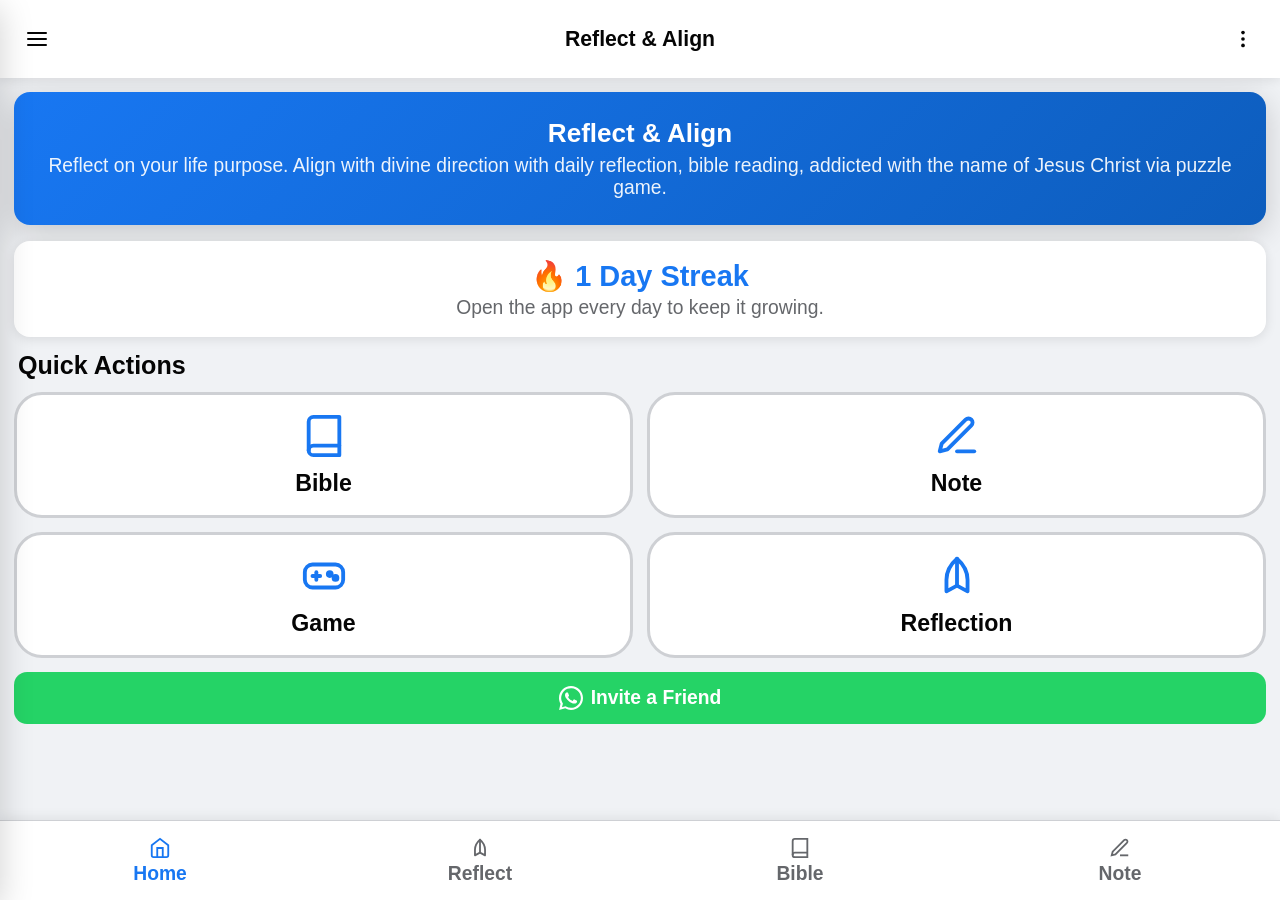
<file: index.html>
<!DOCTYPE html>
<html lang="en" id="dvHtml">
<head>
<meta charset="UTF-8">
<meta name="viewport" content="width=device-width, initial-scale=1.0, maximum-scale=1.0, user-scalable=no">
<meta name="theme-color" content="#1877F2" id="dvMetaTheme">
<meta name="description" content="A personal growth companion that brings together spiritual reflection, self-discovery, intentional living, and purposeful development.">
<meta name="apple-mobile-web-app-capable" content="yes">
<meta name="apple-mobile-web-app-status-bar-style" content="black-translucent">
<meta property="og:type" content="website">
<meta property="og:title" content="Reflect &amp; Align">
<meta property="og:description" content="Reflect on your life purpose. Align with divine direction with daily reflection, bible reading, addicted with the name of Jesus Christ via puzzle game.">
<meta name="twitter:card" content="summary">
<link rel="canonical" id="dvCanonical" href="">
<link rel="manifest" id="dvManifestLink" href="manifest.json">
<title>Reflect &amp; Align</title>
<link rel="stylesheet" href="styles.css">
</head>
<body id="dvBody">

<!-- ===== HEADER ===== -->
<header class="dv-header" id="dvHeader">
  <button class="dv-icon-btn" id="dvHamburgerBtn" aria-label="Menu">
    <svg width="24" height="24" viewBox="0 0 24 24" fill="none" stroke="currentColor" stroke-width="2" stroke-linecap="round"><line x1="3" y1="6" x2="21" y2="6"/><line x1="3" y1="12" x2="21" y2="12"/><line x1="3" y1="18" x2="21" y2="18"/></svg>
  </button>
  <div class="dv-app-title">Reflect &amp; Align</div>
  <button class="dv-icon-btn" id="dvDotsBtn" aria-label="More options">
    <svg width="22" height="22" viewBox="0 0 24 24" fill="currentColor"><circle cx="12" cy="5" r="2"/><circle cx="12" cy="12" r="2"/><circle cx="12" cy="19" r="2"/></svg>
  </button>
</header>

<!-- ===== OVERLAY ===== -->
<div class="dv-overlay" id="dvOverlay"></div>

<!-- ===== LEFT SIDEBAR ===== -->
<aside class="dv-sidebar-left" id="dvLeftSidebar">
  <div class="dv-sidebar-head">
    <button class="dv-icon-btn" id="dvCloseLeft" aria-label="Back">
      <svg width="24" height="24" viewBox="0 0 24 24" fill="none" stroke="currentColor" stroke-width="2" stroke-linecap="round" stroke-linejoin="round"><line x1="19" y1="12" x2="5" y2="12"/><polyline points="12 19 5 12 12 5"/></svg>
    </button>
    <span>Menu</span>
  </div>
  <nav class="dv-sidebar-nav" id="dvLeftNav"></nav>
</aside>

<!-- ===== RIGHT SIDEBAR ===== -->
<div class="dv-sidebar-right" id="dvRightSidebar"></div>

<!-- ===== MAIN ===== -->
<main class="dv-container">

  <!-- PAGE: HOME -->
  <section class="dv-page dv-page-active" id="dvPageHome">

    <div class="dv-hero">
      <div class="dv-hero-title">Reflect &amp; Align</div>
      <div class="dv-hero-sub">Reflect on your life purpose. Align with divine direction with daily reflection, bible reading, addicted with the name of Jesus Christ via puzzle game.</div>
    </div>

    <!-- Daily streak -->
    <div class="dv-card dv-streak" id="dvStreak"></div>

    <!-- Quick Actions -->
    <div class="dv-qa-title" id="dvQuickTitle">Quick Actions</div>
    <div class="dv-quick" id="dvQuickActions"></div>

    <!-- Invite -->
    <button class="dv-btn dv-btn-full" id="dvInvite" style="background:#25D366;color:#fff;margin-top:14px;">
      <svg width="24" height="24" viewBox="0 0 24 24" fill="currentColor"><path d="M17.472 14.382c-.297-.149-1.758-.867-2.03-.967-.273-.099-.471-.148-.67.15-.197.297-.767.966-.94 1.164-.173.199-.347.223-.644.075-.297-.15-1.255-.463-2.39-1.475-.883-.788-1.48-1.761-1.653-2.059-.173-.297-.018-.458.13-.606.134-.133.298-.347.446-.52.149-.174.198-.298.298-.497.099-.198.05-.371-.025-.52-.075-.149-.669-1.612-.916-2.207-.242-.579-.487-.5-.669-.51-.173-.008-.371-.01-.57-.01-.198 0-.52.074-.792.372-.272.297-1.04 1.016-1.04 2.479 0 1.462 1.065 2.875 1.213 3.074.149.198 2.096 3.2 5.077 4.487.709.306 1.262.489 1.694.625.712.227 1.36.195 1.871.118.571-.085 1.758-.719 2.006-1.413.248-.694.248-1.289.173-1.413-.074-.124-.272-.198-.57-.347z"/><path d="M12 0C5.373 0 0 5.373 0 12c0 2.126.553 4.122 1.523 5.854L.057 23.882l6.196-1.624A11.945 11.945 0 0 0 12 24c6.627 0 12-5.373 12-12S18.627 0 12 0zm0 21.818a9.8 9.8 0 0 1-5.003-1.374l-.36-.214-3.676.964.981-3.585-.234-.369A9.818 9.818 0 1 1 12 21.818z"/></svg>
      Invite a Friend
    </button>

  </section>

</main>

<!-- ===== BOTTOM NAV ===== -->
<nav class="dv-bottom-nav" id="dvBottomNav">
  <button class="dv-nav-item dv-nav-active" data-dv-page="home" aria-label="Home">
    <svg width="22" height="22" viewBox="0 0 24 24" fill="none" stroke="currentColor" stroke-width="2"><path d="M3 9l9-7 9 7v11a2 2 0 0 1-2 2H5a2 2 0 0 1-2-2z"/><polyline points="9 22 9 12 15 12 15 22"/></svg>
    Home
  </button>
</nav>

<!-- ===== FULLSCREEN MODAL ===== -->
<div class="dv-modal" id="dvInfoModal">
  <div class="dv-modal-head">
    <button class="dv-icon-btn" id="dvCloseModal" aria-label="Back">
      <svg width="24" height="24" viewBox="0 0 24 24" fill="none" stroke="currentColor" stroke-width="2" stroke-linecap="round" stroke-linejoin="round"><line x1="19" y1="12" x2="5" y2="12"/><polyline points="12 19 5 12 12 5"/></svg>
    </button>
    <div class="dv-modal-title" id="dvModalTitle"></div>
  </div>
  <div class="dv-modal-body" id="dvModalBody"></div>
</div>

<!-- ===== TOAST ===== -->
<div class="dv-toast" id="dvToast"></div>

<!-- ===== CORE ===== -->
<script src="app.js"></script>

<!-- ===== MODULES (optional: delete a file or its line and the app keeps working; add a line to onboard a new module) ===== -->
<script src="information.js"></script>
<script src="reflection.js"></script>
<script src="bible.js"></script>
<script src="game.js"></script>
<script src="notepad.js"></script>
<script src="notification.js"></script>
<script src="logics.js"></script>
</body>
</html>
</file>
<file: styles.css>
/* ===== DV NAMING CONVENTION =====
   All classes: dv-*, all IDs: dv* (camelCase)
   ================================ */

* { margin:0; padding:0; box-sizing:border-box; -webkit-tap-highlight-color:transparent; }

:root {
  /* Default: Facebook Blue */
  --dv-primary: #1877F2;
  --dv-primary-dark: #0D5DBD;
  --dv-primary-hover: #166FE5;
  --dv-bg: #F0F2F5;
  --dv-surface: #FFFFFF;
  --dv-text: #050505;
  --dv-text-sub: #65676B;
  --dv-border: #CED0D4;
  --dv-shadow: 0 2px 12px rgba(0,0,0,0.10);
  --dv-shadow-lg: 0 8px 32px rgba(0,0,0,0.18);
  --dv-radius: 16px;
  --dv-toast-bg: rgba(30,30,30,0.92);
}

/* DARK MODE */
[data-dv-dark="1"] {
  --dv-bg: #18191A;
  --dv-surface: #242526;
  --dv-text: #E4E6EB;
  --dv-text-sub: #B0B3B8;
  --dv-border: #3E4042;
  --dv-shadow: 0 2px 12px rgba(0,0,0,0.4);
  --dv-shadow-lg: 0 8px 32px rgba(0,0,0,0.6);
  --dv-toast-bg: rgba(60,60,60,0.97);
}

/* 10 COLOR THEMES */
[data-dv-theme="blue"]   { --dv-primary:#1877F2; --dv-primary-dark:#0D5DBD; --dv-primary-hover:#166FE5; }
[data-dv-theme="purple"] { --dv-primary:#7C3AED; --dv-primary-dark:#5B21B6; --dv-primary-hover:#6D28D9; }
[data-dv-theme="green"]  { --dv-primary:#16A34A; --dv-primary-dark:#15803D; --dv-primary-hover:#15803D; }
[data-dv-theme="red"]    { --dv-primary:#DC2626; --dv-primary-dark:#B91C1C; --dv-primary-hover:#C91A1A; }
[data-dv-theme="orange"] { --dv-primary:#EA580C; --dv-primary-dark:#C2410C; --dv-primary-hover:#D4500A; }
[data-dv-theme="teal"]   { --dv-primary:#0D9488; --dv-primary-dark:#0F766E; --dv-primary-hover:#0E8075; }
[data-dv-theme="pink"]   { --dv-primary:#DB2777; --dv-primary-dark:#BE185D; --dv-primary-hover:#C4205F; }
[data-dv-theme="indigo"] { --dv-primary:#4F46E5; --dv-primary-dark:#4338CA; --dv-primary-hover:#4540D0; }
[data-dv-theme="amber"]  { --dv-primary:#D97706; --dv-primary-dark:#B45309; --dv-primary-hover:#C46D06; }
[data-dv-theme="slate"]  { --dv-primary:#475569; --dv-primary-dark:#334155; --dv-primary-hover:#3F4D5E; }

html, body { height:100dvh; overflow:hidden; font-size:19.3px; }
body {
  font-family: Roboto, sans-serif;
  background: var(--dv-bg);
  color: var(--dv-text);
  height: 100dvh;
  overflow: hidden;
  transition: background 0.25s, color 0.25s;
}

/* ===== HEADER ===== */
.dv-header {
  background: var(--dv-surface);
  padding: 14px 12px;
  box-shadow: var(--dv-shadow);
  position: fixed; top: 0; left: 0; right: 0; height: 78px; z-index: 200;
  display: flex; align-items: center; justify-content: space-between; gap: 8px;
}
.dv-icon-btn {
  background: transparent; border: none;
  width: 50px; height: 50px; border-radius: 50%;
  display: flex; align-items: center; justify-content: center;
  color: var(--dv-text); cursor: pointer; flex-shrink: 0;
  transition: background 0.15s;
}
.dv-icon-btn:active { background: var(--dv-bg); }
.dv-app-title {
  font-size: 1.1rem; font-weight: 700;
  color: var(--dv-text); flex: 1; text-align: center;
  line-height: 1.2;
}

/* ===== OVERLAY ===== */
.dv-overlay {
  position: fixed; inset: 0;
  background: rgba(0,0,0,0.52);
  z-index: 300; opacity: 0; pointer-events: none;
  transition: opacity 0.25s;
}
.dv-overlay.dv-active { opacity: 1; pointer-events: auto; }

/* ===== LEFT SIDEBAR ===== */
.dv-sidebar-left {
  position: fixed; top: 0; left: 0; height: 100dvh; width: 100dvw;
  background: var(--dv-surface); z-index: 400;
  box-shadow: var(--dv-shadow-lg);
  transform: translateX(-100%); transition: transform 0.28s cubic-bezier(.4,0,.2,1);
  display: flex; flex-direction: column;
  overflow: hidden;
}
.dv-sidebar-left.dv-open { transform: translateX(0); }
.dv-sidebar-head {
  padding: 10px 12px; display: flex; align-items: center; justify-content: flex-start; gap: 12px;
  border-bottom: 1px solid var(--dv-border);
  font-weight: 700; font-size: 1.1rem;
  background: var(--dv-primary); color: #fff;
  flex-shrink: 0;
}
.dv-sidebar-head .dv-icon-btn { color: #fff; }
.dv-sidebar-nav { flex: 1; overflow-y: auto; padding: 6px 0; }
.dv-sidebar-item {
  width: 100%; background: transparent; border: none;
  display: flex; align-items: center; gap: 15px;
  padding: 16px 19px; color: var(--dv-text);
  cursor: pointer; text-align: left; font-size: 1.05rem;
  font-family: inherit; border-bottom: 1px solid var(--dv-border);
  transition: background 0.12s;
}
.dv-sidebar-item:active { background: var(--dv-bg); }
.dv-sidebar-item svg { flex-shrink: 0; color: var(--dv-primary); }
.dv-sidebar-item-label { font-weight: 500; }

/* ===== RIGHT SIDEBAR (Chrome-style dropdown) ===== */
.dv-sidebar-right {
  position: fixed; top: 64px; right: 8px;
  width: calc(100vw - 16px); max-width: 320px;
  background: var(--dv-surface);
  z-index: 401; border-radius: 12px;
  box-shadow: var(--dv-shadow-lg);
  transform: translateY(-12px) scale(0.95);
  opacity: 0; pointer-events: none;
  transform-origin: top right;
  transition: transform 0.2s, opacity 0.2s;
  overflow: hidden;
}
.dv-sidebar-right.dv-open { transform: translateY(0) scale(1); opacity: 1; pointer-events: auto; }
.dv-right-item {
  width: 100%; background: transparent; border: none;
  display: flex; align-items: center; gap: 12px;
  padding: 14px 16px; color: var(--dv-text);
  cursor: pointer; text-align: left; font-size: 1rem;
  font-family: inherit; border-bottom: 1px solid var(--dv-border);
  transition: background 0.12s;
}
.dv-right-item:last-child { border-bottom: none; }
.dv-right-item:active { background: var(--dv-bg); }
.dv-right-item svg { flex-shrink: 0; color: var(--dv-primary); }

/* Color picker row */
.dv-color-row {
  display: flex; flex-wrap: wrap; gap: 8px;
  padding: 12px 16px; border-bottom: 1px solid var(--dv-border);
}
.dv-color-dot {
  width: 32px; height: 32px; border-radius: 50%;
  border: 3px solid transparent; cursor: pointer;
  transition: transform 0.15s, border-color 0.15s;
}
.dv-color-dot.dv-active-dot { border-color: var(--dv-text); transform: scale(1.18); }
.dv-color-dot:active { transform: scale(0.92); }

/* Dark mode toggle */
.dv-toggle-row {
  display: flex; align-items: center; justify-content: space-between;
  padding: 12px 16px; border-bottom: 1px solid var(--dv-border);
}
.dv-toggle-label { font-size: 1rem; color: var(--dv-text); font-weight: 500; }
.dv-toggle-switch {
  width: 52px; height: 28px; border-radius: 14px;
  background: var(--dv-border); border: none; cursor: pointer;
  position: relative; transition: background 0.2s; flex-shrink: 0;
}
.dv-toggle-switch.dv-on { background: var(--dv-primary); }
.dv-toggle-thumb {
  position: absolute; top: 3px; left: 3px;
  width: 22px; height: 22px; border-radius: 50%;
  background: #fff; transition: transform 0.2s;
  box-shadow: 0 1px 4px rgba(0,0,0,0.25);
}
.dv-toggle-switch.dv-on .dv-toggle-thumb { transform: translateX(24px); }

/* ===== FULLSCREEN MODAL ===== */
.dv-modal {
  position: fixed; inset: 0; z-index: 9999;
  background: var(--dv-surface);
  opacity: 0; pointer-events: none;
  transition: opacity 0.25s;
  display: flex; flex-direction: column;
  overflow: hidden;
}
.dv-modal.dv-active { opacity: 1; pointer-events: auto; }
.dv-modal-head {
  position: sticky; top: 0;
  background: var(--dv-primary); color: #fff;
  padding: 10px 12px; gap: 12px;
  display: flex; align-items: center; justify-content: flex-start;
  border-bottom: 1px solid var(--dv-border);
  box-shadow: var(--dv-shadow); z-index: 1; flex-shrink: 0;
}
.dv-modal-head .dv-icon-btn { color: #fff; }
.dv-modal-title { font-size: 1.15rem; font-weight: 700; }
.dv-modal-body {
  flex: 1; overflow-y: auto;
  padding: 20px 18px;
  line-height: 1.65;
  width: 100%;
}
.dv-modal-body p { margin-bottom: 14px; color: var(--dv-text-sub); font-size: 1rem; }
.dv-modal-body h3 { margin: 18px 0 8px; font-size: 1.05rem; color: var(--dv-text); }
.dv-modal-body strong { color: var(--dv-text); }
.dv-contact-row {
  display: flex; justify-content: center; gap: 18px;
  margin: 20px 0; flex-wrap: wrap;
}
.dv-contact-btn {
  width: 54px; height: 54px; border-radius: 50%;
  border: none; cursor: pointer;
  display: flex; align-items: center; justify-content: center;
  color: #fff; flex-shrink: 0;
}
.dv-contact-btn:active { transform: scale(0.92); }
.dv-contact-btn.dv-email  { background: #EA4335; }
.dv-contact-btn.dv-phone  { background: #34A853; }
.dv-contact-btn.dv-wa     { background: #25D366; }
.dv-contact-btn.dv-fb     { background: #1877F2; }

/* ===== MAIN CONTAINER ===== */
.dv-container {
  position: fixed; top: 78px; bottom: 80px; left: 0; right: 0;
  padding: 14px;
  overflow-y: auto; overflow-x: hidden;
  overscroll-behavior: contain; -webkit-overflow-scrolling: touch;
}

/* ===== HERO BANNER ===== */
.dv-hero {
  background: linear-gradient(135deg, var(--dv-primary), var(--dv-primary-dark));
  color: #fff; border-radius: var(--dv-radius);
  padding: 26px 20px; text-align: center;
  margin-bottom: 16px; box-shadow: var(--dv-shadow-lg);
}
.dv-hero-title { font-size: 1.35rem; font-weight: 700; margin-bottom: 6px; }
.dv-hero-sub { font-size: 1rem; opacity: 0.92; }

/* ===== SITUATION TABS ===== */
.dv-card {
  background: var(--dv-surface); border-radius: var(--dv-radius);
  padding: 18px; margin-bottom: 14px;
  box-shadow: var(--dv-shadow);
}
.dv-card-title { font-size: 1.05rem; font-weight: 700; margin-bottom: 14px; color: var(--dv-primary); }

.dv-situations {
  display: flex; flex-wrap: wrap; gap: 9px;
}
.dv-sit-btn {
  background: var(--dv-bg); border: 2px solid var(--dv-border);
  border-radius: 26px; padding: 11px 17px;
  font-size: 1rem; font-weight: 600;
  color: var(--dv-text); cursor: pointer;
  font-family: inherit; transition: background 0.15s, border-color 0.15s, color 0.15s;
  min-height: 48px;
}
.dv-sit-btn:active { transform: scale(0.96); }
.dv-sit-btn.dv-sit-active {
  background: var(--dv-primary); color: #fff; border-color: var(--dv-primary);
}

/* ===== TRANSLATION SELECTOR ===== */
.dv-trans-row {
  display: flex; flex-wrap: wrap; gap: 8px; overflow-x: hidden;
  padding-bottom: 4px; margin-bottom: 14px;
  scrollbar-width: none;
}
.dv-trans-row::-webkit-scrollbar { display: none; }
.dv-trans-btn {
  flex-shrink: 0; background: var(--dv-bg);
  border: 2px solid var(--dv-border); border-radius: 22px;
  padding: 8px 15px; font-size: 1rem; font-weight: 700;
  color: var(--dv-text-sub); cursor: pointer; font-family: inherit;
  min-height: 44px; transition: background 0.15s, border-color 0.15s, color 0.15s;
}
.dv-trans-btn.dv-trans-active { background: var(--dv-primary); color: #fff; border-color: var(--dv-primary); }

/* ===== VERSE DISPLAY ===== */
.dv-verse-card {
  background: var(--dv-surface); border-radius: var(--dv-radius);
  padding: 22px 18px; margin-bottom: 14px;
  box-shadow: var(--dv-shadow);
  border-left: 5px solid var(--dv-primary);
}
.dv-verse-label {
  font-size: 1rem; font-weight: 700; text-transform: uppercase;
  letter-spacing: 0.06em; color: var(--dv-primary);
  margin-bottom: 12px;
}
.dv-verse-text {
  font-size: 1.15rem; line-height: 1.7;
  color: var(--dv-text); margin-bottom: 14px;
  font-style: italic;
}
.dv-verse-ref {
  font-size: 1rem; font-weight: 700; color: var(--dv-primary);
  margin-bottom: 8px;
}
.dv-verse-trans {
  font-size: 1rem; color: var(--dv-text-sub);
  margin-bottom: 12px;
}
.dv-verse-note {
  font-size: 1rem; color: var(--dv-text-sub);
  padding-top: 12px; border-top: 1px solid var(--dv-border);
  line-height: 1.55;
}

/* ===== ACTION BUTTONS ===== */
.dv-btn-row { display: flex; gap: 10px; margin-top: 14px; }
.dv-btn {
  flex: 1; padding: 14px 11px; border: none;
  border-radius: 13px; font-weight: 700; cursor: pointer;
  font-family: inherit; font-size: 1rem;
  display: flex; align-items: center; justify-content: center; gap: 8px;
  min-height: 52px; transition: transform 0.12s, background 0.12s;
}
.dv-btn:active { transform: scale(0.97); }
.dv-btn-primary { background: var(--dv-primary); color: #fff; }
.dv-btn-primary:active { background: var(--dv-primary-hover); }
.dv-btn-secondary {
  background: var(--dv-bg); color: var(--dv-text);
  border: 2px solid var(--dv-border);
}
.dv-btn-full { width: 100%; flex: none; }

/* ===== SHARE MODAL ===== */
.dv-share-wrap { flex: 1; }
.dv-share-modal {
  position: fixed; inset: 0; z-index: 9998;
  background: var(--dv-surface);
  opacity: 0; pointer-events: none;
  transition: opacity 0.25s;
  display: flex; flex-direction: column;
  overflow: hidden;
}
.dv-share-modal.dv-active { opacity: 1; pointer-events: auto; }
.dv-share-modal-head {
  background: var(--dv-primary); color: #fff;
  padding: 10px 12px; gap: 12px;
  display: flex; align-items: center; justify-content: flex-start;
  flex-shrink: 0;
}
.dv-share-modal-head .dv-icon-btn { color: #fff; }
.dv-share-modal-title { font-size: 1.15rem; font-weight: 700; }
.dv-share-modal-body { flex: 1; overflow-y: auto; padding: 20px 16px; }
.dv-share-verse-preview {
  background: var(--dv-bg); border-radius: 12px;
  padding: 16px; margin-bottom: 24px;
  border-left: 4px solid var(--dv-primary);
}
.dv-share-verse-preview p { font-size: 1rem; font-style: italic; color: var(--dv-text); line-height: 1.6; margin-bottom: 8px; }
.dv-share-verse-preview span { font-size: 1rem; font-weight: 700; color: var(--dv-primary); }
.dv-share-option {
  width: 100%; background: var(--dv-bg); border: 2px solid var(--dv-border);
  display: flex; align-items: center; gap: 17px;
  padding: 17px 19px; color: var(--dv-text);
  cursor: pointer; font-family: inherit; font-size: 1.1rem; font-weight: 600;
  border-radius: 15px; margin-bottom: 13px;
  transition: background 0.12s, border-color 0.12s;
  min-height: 65px;
}
.dv-share-option:active { background: var(--dv-border); transform: scale(0.98); }
.dv-share-option svg { flex-shrink: 0; }
.dv-share-icon-wa  { color: #25D366; }
.dv-share-icon-fb  { color: #1877F2; }
.dv-share-icon-tw  { color: #1DA1F2; }
.dv-share-icon-nat { color: var(--dv-primary); }
.dv-share-exit {
  width: 100%; background: transparent; border: 2px solid var(--dv-border);
  padding: 17px; border-radius: 15px; margin-top: 9px;
  font-size: 1.05rem; font-weight: 700; color: var(--dv-text-sub);
  cursor: pointer; font-family: inherit; min-height: 60px;
  transition: background 0.12s;
}
.dv-share-exit:active { background: var(--dv-bg); }

/* ===== BOTTOM NAV ===== */
.dv-bottom-nav {
  position: fixed; bottom: 0; left: 0; right: 0;
  height: 80px; background: var(--dv-surface);
  border-top: 1px solid var(--dv-border);
  display: flex; z-index: 150;
  box-shadow: 0 -2px 12px rgba(0,0,0,0.08);
}
.dv-nav-item {
  flex: 1; background: transparent; border: none;
  display: flex; flex-direction: column;
  align-items: center; justify-content: center;
  gap: 4px; color: var(--dv-text-sub);
  cursor: pointer; font-size: 1rem; font-weight: 600;
  font-family: inherit; min-height: 52px;
  transition: color 0.15s;
}
.dv-nav-item.dv-nav-active { color: var(--dv-primary); }

/* ===== PAGES ===== */
.dv-page { display: none; }
.dv-page.dv-page-active { display: block; }

/* ===== FOOTER ===== */
.dv-footer {
  background: var(--dv-surface); border-radius: var(--dv-radius);
  padding: 16px; margin-top: 8px; margin-bottom: 16px;
  text-align: center; font-size: 1rem;
  color: var(--dv-text-sub); box-shadow: var(--dv-shadow);
}

/* ===== TOAST ===== */
.dv-toast {
  position: fixed; top: 50%; left: 50%;
  transform: translate(-50%, -50%) scale(0.92);
  background: var(--dv-toast-bg); color: #fff;
  padding: 13px 24px; border-radius: 30px;
  font-size: 1rem; font-weight: 600;
  z-index: 99999; pointer-events: none;
  opacity: 0; transition: opacity 0.2s, transform 0.2s;
  white-space: nowrap; max-width: 85vw;
  text-align: center;
}
.dv-toast.dv-toast-show {
  opacity: 1; transform: translate(-50%, -50%) scale(1);
}

/* ===== EMPTY STATE ===== */
.dv-empty {
  text-align: center; padding: 40px 20px;
  color: var(--dv-text-sub);
}
.dv-empty-icon { opacity: 0.25; margin-bottom: 14px; }
.dv-empty-text { font-size: 1rem; }

/* ===== FAVORITES PAGE ===== */
.dv-fav-item {
  background: var(--dv-surface); border-radius: 12px;
  padding: 16px; margin-bottom: 12px;
  border-left: 4px solid var(--dv-primary);
  box-shadow: var(--dv-shadow);
}
.dv-fav-text { font-size: 1rem; line-height: 1.6; color: var(--dv-text); margin-bottom: 8px; font-style: italic; }
.dv-fav-ref  { font-size: 1rem; font-weight: 700; color: var(--dv-primary); }

/* COPYRIGHT NOTICE */
.dv-copy-box {
  border: 2px solid var(--dv-primary); border-radius: 10px;
  padding: 14px; margin-bottom: 16px; font-size: 1rem;
  color: var(--dv-text-sub); line-height: 1.6;
}

/* ===== UTILITY ===== */
.dv-hidden { display: none !important; }
.dv-mt8 { margin-top: 8px; }

/* ===== QUICK ACTIONS ===== */
.dv-qa-title { font-size: 1.3rem; font-weight: 700; color: var(--dv-text); margin: 4px 4px 12px; }
.dv-quick { display: grid; grid-template-columns: 1fr 1fr; gap: 14px; }
.dv-qa-btn {
  background: var(--dv-surface); border: 3px solid var(--dv-border); border-radius: 28px;
  min-height: 126px; padding: 14px 8px;
  display: flex; flex-direction: column; align-items: center; justify-content: center; gap: 10px;
  color: var(--dv-primary); font-family: inherit; cursor: pointer;
}
.dv-qa-btn span { font-size: 1.2rem; font-weight: 700; color: var(--dv-text); text-align: center; line-height: 1.25; }
.dv-qa-btn:active { transform: scale(0.97); background: var(--dv-bg); }

/* ===== STREAK ===== */
.dv-streak { text-align: center; }
.dv-streak-n { font-size: 1.5rem; font-weight: 800; color: var(--dv-primary); }
.dv-streak-s { font-size: 1rem; color: var(--dv-text-sub); margin-top: 4px; }
</file>
